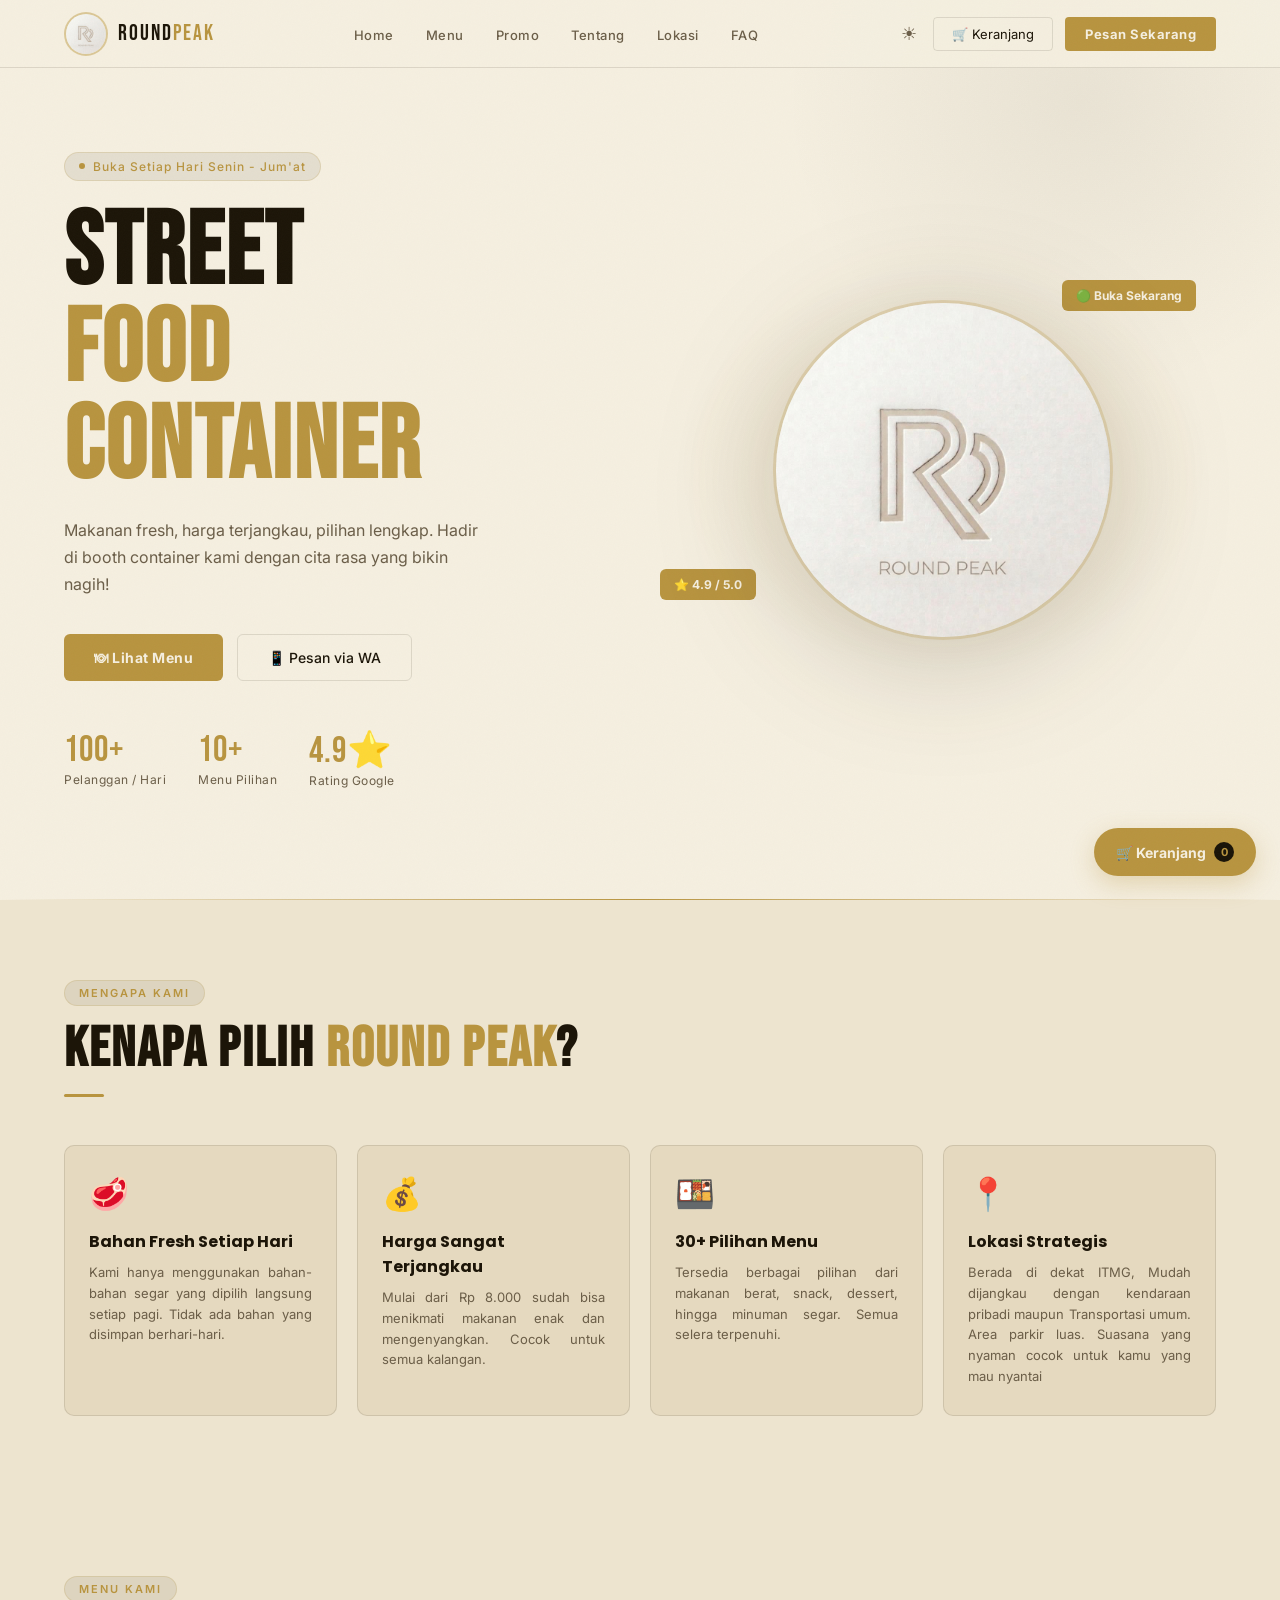
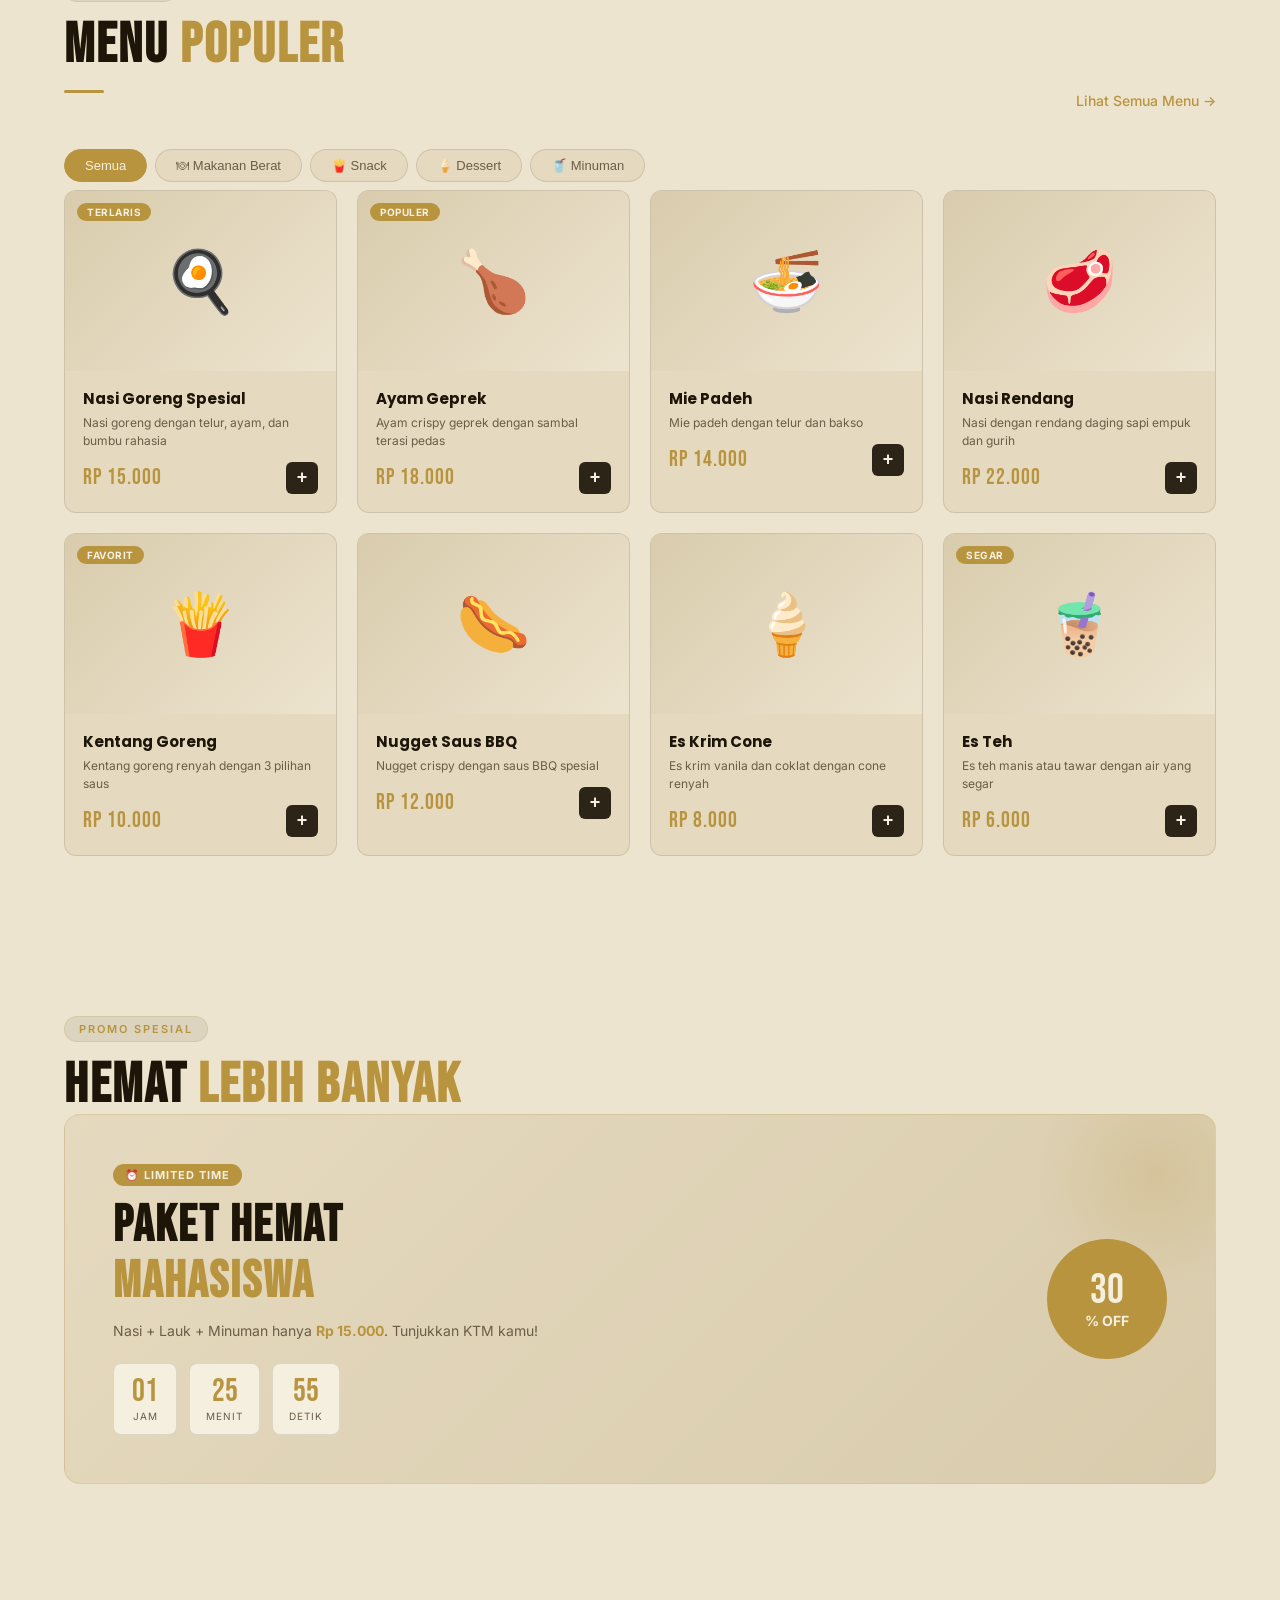
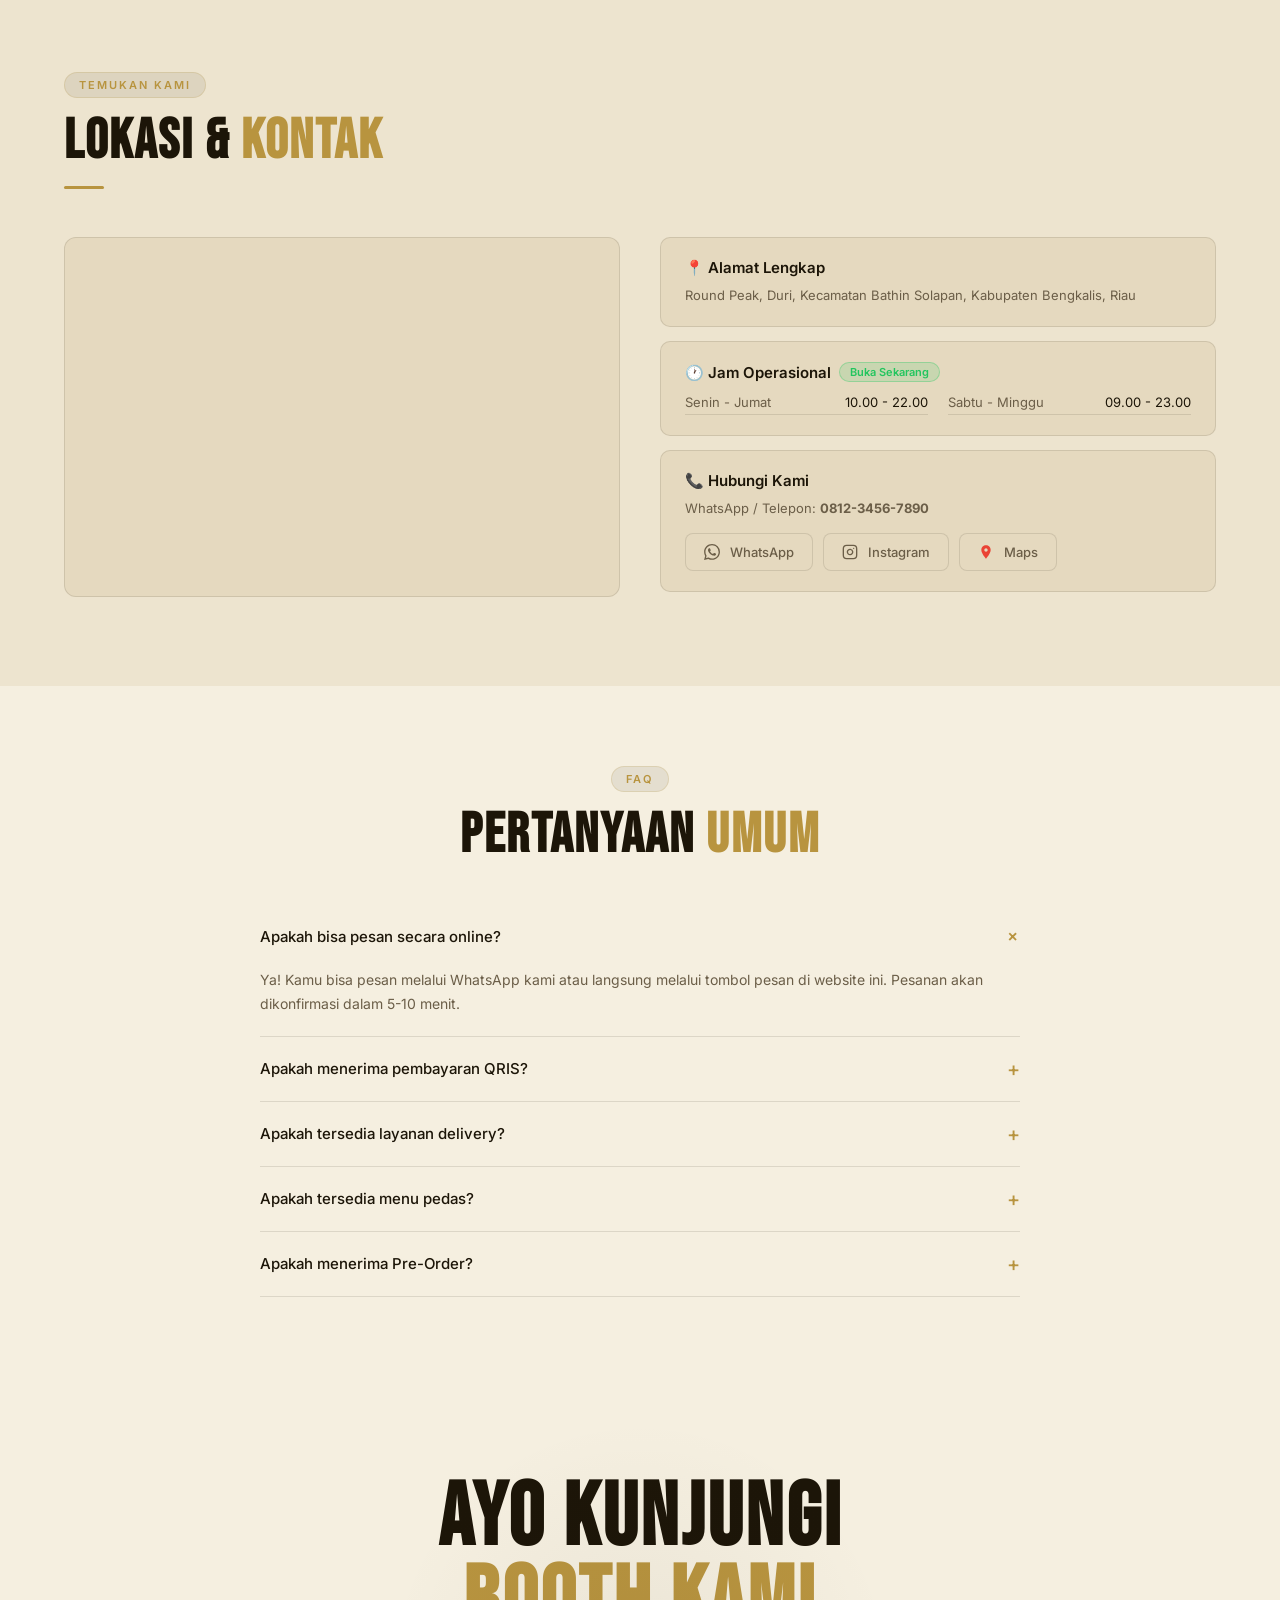
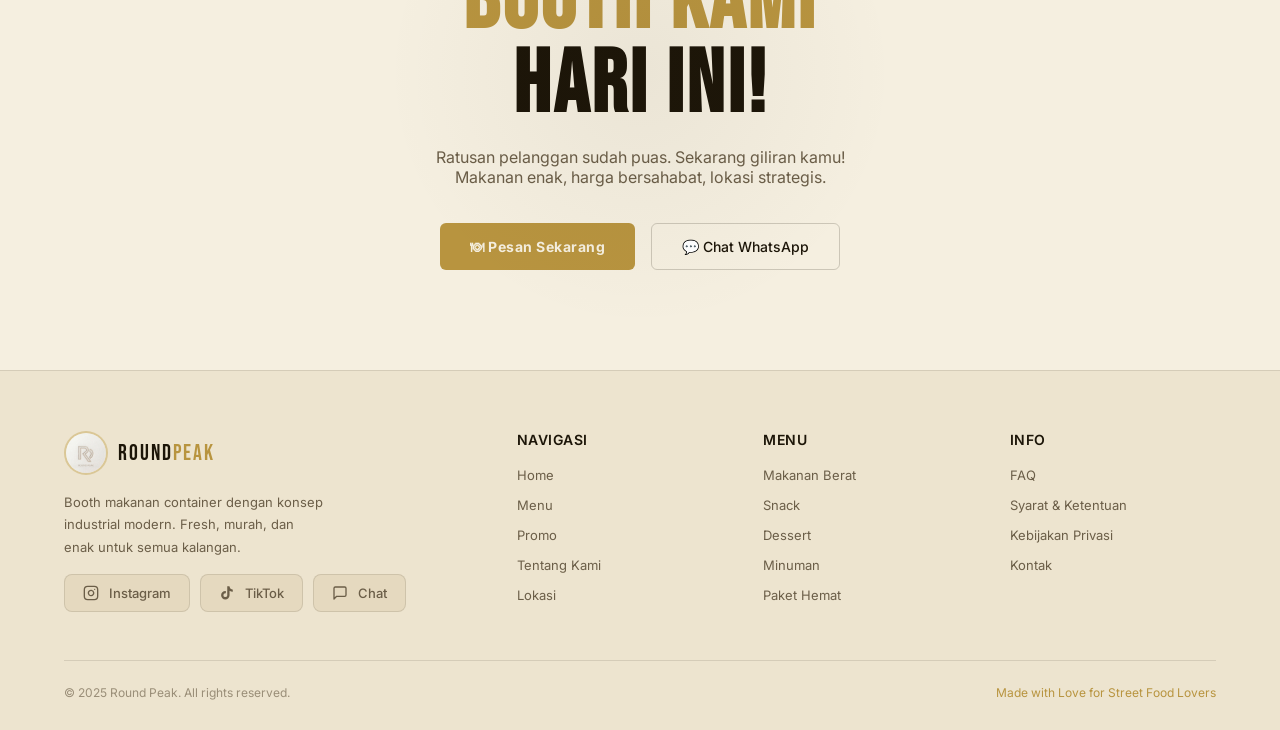
<file: index.html>
<!doctype html>
<html lang="id">
  <head>
    <meta charset="UTF-8" />
    <meta name="viewport" content="width=device-width, initial-scale=1.0" />
    <title>
      Round Peak — Street Food Container | Makanan Fresh, Harga Terjangkau
    </title>
    <meta
      name="description"
      content="Round Peak booth makanan container. Makanan fresh, harga terjangkau, banyak pilihan menu. Kunjungi kami sekarang!"
    />
    <link rel="stylesheet" href="style.css" />
    <link rel="preconnect" href="https://fonts.googleapis.com" />
    <link
      href="https://fonts.googleapis.com/css2?family=Poppins:wght@400;600;700;900&family=Inter:wght@300;400;500&family=Bebas+Neue&display=swap"
      rel="stylesheet"
    />
    <script src="backend.js" defer></script>
  </head>
  <body>
    <!-- NAVBAR -->
    <nav id="navbar">
      <div class="logo">
        <div class="logo-icon">
          <img
            src="[data-uri]"
            alt="Round Peak Logo"
            style="
              width: 100%;
              height: 100%;
              object-fit: cover;
              border-radius: 50%;
              background: #f0e8d0;
              padding: 0;
            "
          />
        </div>
        <div class="logo-text">Round<span>Peak</span></div>
      </div>
      <ul class="nav-links">
        <li><a href="#hero">Home</a></li>
        <li><a href="#menu">Menu</a></li>
        <li><a href="#promo">Promo</a></li>
        <li><a href="#tentang">Tentang</a></li>
        <li><a href="#lokasi">Lokasi</a></li>
        <li><a href="#faq">FAQ</a></li>
      </ul>
      <div class="nav-actions">
        <button class="toggle-dark" onclick="toggleDark()" title="Toggle mode">
          ☀
        </button>
        <button class="btn-ghost" onclick="openCart()">
          🛒 Keranjang <span id="nav-count" style="color: var(--accent)"></span>
        </button>
        <button
          class="btn-order"
          onclick="
            document
              .getElementById('menu')
              .scrollIntoView({ behavior: 'smooth' })
          "
        >
          Pesan Sekarang
        </button>
        <button class="hamburger" onclick="toggleMenu()">☰</button>
      </div>
    </nav>

    <!-- HERO -->
    <section class="hero" id="hero">
      <div class="hero-content">
        <div class="hero-eyebrow">Buka Setiap Hari Senin - Jum'at</div>
        <h1>
          Street<br /><span class="accent"
            >Food<span class="accent">Container</span></span
          >
        </h1>
        <p class="hero-sub">
          Makanan fresh, harga terjangkau, pilihan lengkap. Hadir di booth
          container kami dengan cita rasa yang bikin nagih!
        </p>
        <div class="hero-btns">
          <button
            class="btn-primary"
            onclick="
              document
                .getElementById('menu')
                .scrollIntoView({ behavior: 'smooth' })
            "
          >
            🍽 Lihat Menu
          </button>
          <button
            class="btn-secondary"
            onclick="window.open('https://wa.me/6281234567890', '_blank')"
          >
            📱 Pesan via WA
          </button>
        </div>
        <div class="hero-stats">
          <div class="stat">
            <div class="stat-num">100+</div>
            <div class="stat-label">Pelanggan / Hari</div>
          </div>
          <div class="stat">
            <div class="stat-num">10+</div>
            <div class="stat-label">Menu Pilihan</div>
          </div>
          <div class="stat">
            <div class="stat-num">4.9⭐</div>
            <div class="stat-label">Rating Google</div>
          </div>
        </div>
      </div>
      <div class="hero-visual">
        <div class="hero-logo-display">
          <img
            src="[data-uri]"
            alt="Round Peak Logo"
            class="hero-logo-img"
          />
        </div>
        <div class="floating-badge badge-open">🟢 Buka Sekarang</div>
        <div class="floating-badge badge-rating">⭐ 4.9 / 5.0</div>
      </div>
    </section>

    <!-- KEUNGGULAN -->
    <section class="keunggulan" id="tentang">
      <div class="reveal">
        <div class="section-tag">MENGAPA KAMI</div>
        <h2 class="section-title">Kenapa Pilih <span>Round Peak</span>?</h2>
        <div class="divider"></div>
      </div>
      <div class="keunggulan-grid reveal">
        <div class="keunggulan-card">
          <div class="keunggulan-icon">🥩</div>
          <h3>Bahan Fresh Setiap Hari</h3>
          <p>
            Kami hanya menggunakan bahan-bahan segar yang dipilih langsung
            setiap pagi. Tidak ada bahan yang disimpan berhari-hari.
          </p>
        </div>
        <div class="keunggulan-card">
          <div class="keunggulan-icon">💰</div>
          <h3>Harga Sangat Terjangkau</h3>
          <p>
            Mulai dari Rp 8.000 sudah bisa menikmati makanan enak dan
            mengenyangkan. Cocok untuk semua kalangan.
          </p>
        </div>
        <div class="keunggulan-card">
          <div class="keunggulan-icon">🍱</div>
          <h3>30+ Pilihan Menu</h3>
          <p>
            Tersedia berbagai pilihan dari makanan berat, snack, dessert, hingga
            minuman segar. Semua selera terpenuhi.
          </p>
        </div>
        <div class="keunggulan-card">
          <div class="keunggulan-icon">📍</div>
          <h3>Lokasi Strategis</h3>
          <p>
            Berada di dekat ITMG, Mudah dijangkau dengan kendaraan pribadi
            maupun Transportasi umum. Area parkir luas. Suasana yang nyaman
            cocok untuk kamu yang mau nyantai
          </p>
        </div>
      </div>
    </section>

    <!-- MENU -->
    <section class="menu-section" id="menu">
      <div class="menu-header reveal">
        <div>
          <div class="section-tag">MENU KAMI</div>
          <h2 class="section-title">Menu <span>Populer</span></h2>
          <div class="divider"></div>
        </div>
        <a
          href="#"
          style="
            color: var(--accent);
            font-size: 14px;
            text-decoration: none;
            font-weight: 500;
          "
          >Lihat Semua Menu →</a
        >
      </div>
      <div class="menu-tabs reveal">
        <button class="tab active" onclick="filterMenu('semua', this)">
          Semua
        </button>
        <button class="tab" onclick="filterMenu('berat', this)">
          🍽 Makanan Berat
        </button>
        <button class="tab" onclick="filterMenu('snack', this)">
          🍟 Snack
        </button>
        <button class="tab" onclick="filterMenu('dessert', this)">
          🍦 Dessert
        </button>
        <button class="tab" onclick="filterMenu('minuman', this)">
          🥤 Minuman
        </button>
      </div>
      <div class="menu-grid reveal" id="menu-grid"></div>
    </section>

    <!-- PROMO -->
    <section class="promo-section" id="promo">
      <div class="reveal">
        <div class="section-tag">PROMO SPESIAL</div>
        <h2 class="section-title">Hemat <span>Lebih Banyak</span></h2>
      </div>
      <div class="promo-banner reveal">
        <div>
          <span class="promo-label">⏰ LIMITED TIME</span>
          <h2>Paket Hemat<br /><span>Mahasiswa</span></h2>
          <p>
            Nasi + Lauk + Minuman hanya
            <strong style="color: var(--accent)">Rp 15.000</strong>. Tunjukkan
            KTM kamu!
          </p>
          <div class="countdown">
            <div class="count-box">
              <span class="count-num" id="cd-h">08</span
              ><span class="count-label">JAM</span>
            </div>
            <div class="count-box">
              <span class="count-num" id="cd-m">32</span
              ><span class="count-label">MENIT</span>
            </div>
            <div class="count-box">
              <span class="count-num" id="cd-s">45</span
              ><span class="count-label">DETIK</span>
            </div>
          </div>
        </div>
        <div class="promo-discount">
          <div class="disc-circle">
            <span class="disc-num">30</span>
            <span class="disc-off">% OFF</span>
          </div>
        </div>
      </div>
    </section>

    <!-- LOKASI -->
    <section class="lokasi-section" id="lokasi">
      <div class="reveal">
        <div class="section-tag">TEMUKAN KAMI</div>
        <h2 class="section-title">Lokasi & <span>Kontak</span></h2>
        <div class="divider"></div>
      </div>
      <div class="lokasi-wrap">
        <div
          class="map-placeholder reveal"
          style="
            padding: 0;
            overflow: hidden;
            border-radius: 12px;
            border: 1px solid var(--border);
          "
        >
          <iframe
            src="https://www.google.com/maps/embed?pb=!1m18!1m12!1m3!1d3988.2!2d101.1765789!3d1.2741732!2m3!1f0!2f0!3f0!3m2!1i1024!2i768!4f13.1!3m3!1m2!1s0x31d37b226de82cab%3A0x477292d76f6d93fb!2sRound%20Peak!5e0!3m2!1sid!2sid!4v1700000000000!5m2!1sid!2sid"
            width="100%"
            height="360"
            style="border: 0; display: block"
            allowfullscreen=""
            loading="lazy"
            referrerpolicy="no-referrer-when-downgrade"
          >
          </iframe>
        </div>
        <div class="reveal">
          <div class="info-card">
            <h4>📍 Alamat Lengkap</h4>
            <p>
              Round Peak, Duri, Kecamatan Bathin Solapan, Kabupaten Bengkalis,
              Riau
            </p>
          </div>
          <div class="info-card">
            <h4>
              🕐 Jam Operasional <span class="open-badge">Buka Sekarang</span>
            </h4>
            <div class="jam-grid">
              <div class="jam-item">
                <span>Senin - Jumat</span><span>10.00 - 22.00</span>
              </div>
              <div class="jam-item">
                <span>Sabtu - Minggu</span><span>09.00 - 23.00</span>
              </div>
            </div>
          </div>
          <div class="info-card">
            <h4>📞 Hubungi Kami</h4>
            <p style="margin-bottom: 10px">
              WhatsApp / Telepon: <strong>0812-3456-7890</strong>
            </p>
            <div class="social-row">
              <a
                class="social-btn"
                href="https://wa.me/6281234567890"
                target="_blank"
                ><svg
                  xmlns="http://www.w3.org/2000/svg"
                  width="16"
                  height="16"
                  viewBox="0 0 24 24"
                  fill="currentColor"
                  style="margin-right: 4px"
                >
                  <path
                    d="M17.472 14.382c-.297-.149-1.758-.867-2.03-.967-.273-.099-.471-.148-.67.15-.197.297-.767.966-.94 1.164-.173.199-.347.223-.644.075-.297-.15-1.255-.463-2.39-1.475-.883-.788-1.48-1.761-1.653-2.059-.173-.297-.018-.458.13-.606.134-.133.298-.347.446-.52.149-.174.198-.298.298-.497.099-.198.05-.371-.025-.52-.075-.149-.669-1.612-.916-2.207-.242-.579-.487-.5-.669-.51-.173-.008-.371-.01-.57-.01-.198 0-.52.074-.792.372-.272.297-1.04 1.016-1.04 2.479 0 1.462 1.065 2.875 1.213 3.074.149.198 2.096 3.2 5.077 4.487.709.306 1.262.489 1.694.625.712.227 1.36.195 1.871.118.571-.085 1.758-.719 2.006-1.413.248-.694.248-1.289.173-1.413-.074-.124-.272-.198-.57-.347m-5.421 7.403h-.004a9.87 9.87 0 0 1-5.031-1.378l-.361-.214-3.741.982.998-3.648-.235-.374a9.86 9.86 0 0 1-1.51-5.26c.001-5.45 4.436-9.884 9.888-9.884 2.64 0 5.122 1.03 6.988 2.898a9.825 9.825 0 0 1 2.893 6.994c-.003 5.45-4.437 9.884-9.885 9.884m8.413-18.297A11.815 11.815 0 0 0 12.05 0C5.495 0 .16 5.335.157 11.892c0 2.096.547 4.142 1.588 5.945L.057 24l6.305-1.654a11.882 11.882 0 0 0 5.683 1.448h.005c6.554 0 11.89-5.335 11.893-11.893a11.821 11.821 0 0 0-3.48-8.413Z"
                  />
                </svg>
                WhatsApp</a
              >
              <a
                class="social-btn"
                href="https://www.instagram.com/rpeak_?igsh=MXV2ZXh4NDZ6bmdycA=="
                target="_blank"
                ><svg
                  xmlns="http://www.w3.org/2000/svg"
                  width="16"
                  height="16"
                  viewBox="0 0 24 24"
                  fill="none"
                  stroke="currentColor"
                  stroke-width="2"
                  stroke-linecap="round"
                  stroke-linejoin="round"
                  style="margin-right: 4px"
                >
                  <rect x="2" y="2" width="20" height="20" rx="5" ry="5" />
                  <path d="M16 11.37A4 4 0 1 1 12.63 8 4 4 0 0 1 16 11.37z" />
                  <line x1="17.5" y1="6.5" x2="17.51" y2="6.5" />
                </svg>
                Instagram</a
              >
              <a
                class="social-btn"
                href="https://maps.app.goo.gl/rHAc5KYBmUtKmPzJ8"
                target="_blank"
                ><svg
                  xmlns="http://www.w3.org/2000/svg"
                  width="16"
                  height="16"
                  viewBox="0 0 24 24"
                  style="margin-right: 4px; flex-shrink: 0"
                >
                  <path
                    d="M12 2C8.13 2 5 5.13 5 9c0 5.25 7 13 7 13s7-7.75 7-13c0-3.87-3.13-7-7-7zm0 9.5c-1.38 0-2.5-1.12-2.5-2.5s1.12-2.5 2.5-2.5 2.5 1.12 2.5 2.5-1.12 2.5-2.5 2.5z"
                    fill="#EA4335"
                  />
                </svg>
                Maps</a
              >
            </div>
          </div>
        </div>
      </div>
    </section>

    <!-- FAQ -->
    <section id="faq">
      <div class="reveal" style="text-align: center; margin-bottom: 0">
        <div class="section-tag">FAQ</div>
        <h2 class="section-title">Pertanyaan <span>Umum</span></h2>
      </div>
      <div class="faq-grid reveal">
        <div class="faq-item open">
          <div class="faq-q" onclick="toggleFaq(this)">
            Apakah bisa pesan secara online? <span class="faq-icon">+</span>
          </div>
          <div class="faq-a">
            Ya! Kamu bisa pesan melalui WhatsApp kami atau langsung melalui
            tombol pesan di website ini. Pesanan akan dikonfirmasi dalam 5-10
            menit.
          </div>
        </div>
        <div class="faq-item">
          <div class="faq-q" onclick="toggleFaq(this)">
            Apakah menerima pembayaran QRIS? <span class="faq-icon">+</span>
          </div>
          <div class="faq-a">
            Tentu! Kami menerima pembayaran QRIS, transfer bank, dan tunai. Kami
            juga menerima GoPay, OVO, dan Dana.
          </div>
        </div>
        <div class="faq-item">
          <div class="faq-q" onclick="toggleFaq(this)">
            Apakah tersedia layanan delivery? <span class="faq-icon">+</span>
          </div>
          <div class="faq-a">
            Kami melayani delivery melalui GoFood dan GrabFood. Atau kamu juga
            bisa pesan lewat WhatsApp untuk area terdekat dengan radius 3km.
          </div>
        </div>
        <div class="faq-item">
          <div class="faq-q" onclick="toggleFaq(this)">
            Apakah tersedia menu pedas? <span class="faq-icon">+</span>
          </div>
          <div class="faq-a">
            Ada! Kami menyediakan level pedas 1-5. Bisa request sesuai selera
            saat memesan. Default menu kami adalah level pedas sedang (level 2).
          </div>
        </div>
        <div class="faq-item">
          <div class="faq-q" onclick="toggleFaq(this)">
            Apakah menerima Pre-Order? <span class="faq-icon">+</span>
          </div>
          <div class="faq-a">
            Untuk Pre-Order, silakan hubungi kami via WhatsApp minimal 1 hari
            sebelumnya agar kami bisa menyiapkan dengan baik.
          </div>
        </div>
      </div>
    </section>

    <!-- CTA -->
    <section class="cta-section">
      <div class="reveal">
        <h2>Ayo Kunjungi<br /><span>Booth Kami</span><br />Hari Ini!</h2>
        <p>
          Ratusan pelanggan sudah puas. Sekarang giliran kamu!<br />Makanan
          enak, harga bersahabat, lokasi strategis.
        </p>
        <div
          style="
            display: flex;
            gap: 16px;
            justify-content: center;
            flex-wrap: wrap;
          "
        >
          <button
            class="btn-primary"
            onclick="
              document
                .getElementById('menu')
                .scrollIntoView({ behavior: 'smooth' })
            "
          >
            🍽 Pesan Sekarang
          </button>
          <a
            class="btn-secondary"
            href="https://wa.me/6281234567890"
            target="_blank"
            style="
              display: inline-flex;
              align-items: center;
              padding: 14px 30px;
              border-radius: 6px;
              text-decoration: none;
              border: 1.5px solid rgba(44, 36, 22, 0.2);
              color: var(--white);
              transition: 0.3s;
              font-size: 14px;
              font-weight: 500;
            "
            >💬 Chat WhatsApp</a
          >
        </div>
      </div>
    </section>

    <!-- FOOTER -->
    <footer>
      <div class="footer-grid">
        <div class="footer-brand">
          <div class="logo">
            <div class="logo-icon">
              <img
                src="[data-uri]"
                alt="Round Peak Logo"
                style="
                  width: 100%;
                  height: 100%;
                  object-fit: cover;
                  border-radius: 50%;
                  background: #f0e8d0;
                  padding: 0;
                "
              />
            </div>
            <div class="logo-text">Round<span>Peak</span></div>
          </div>
          <p style="margin-top: 12px">
            Booth makanan container dengan konsep industrial modern. Fresh,
            murah, dan enak untuk semua kalangan.
          </p>
          <div class="social-row" style="margin-top: 16px">
            <a
              class="social-btn"
              href="https://www.instagram.com/rpeak_?igsh=MXV2ZXh4NDZ6bmdycA=="
              target="_blank"
              ><svg
                xmlns="http://www.w3.org/2000/svg"
                width="16"
                height="16"
                viewBox="0 0 24 24"
                fill="none"
                stroke="currentColor"
                stroke-width="2"
                stroke-linecap="round"
                stroke-linejoin="round"
                style="margin-right: 4px"
              >
                <rect x="2" y="2" width="20" height="20" rx="5" ry="5" />
                <path d="M16 11.37A4 4 0 1 1 12.63 8 4 4 0 0 1 16 11.37z" />
                <line x1="17.5" y1="6.5" x2="17.51" y2="6.5" />
              </svg>
              Instagram</a
            >
            <a class="social-btn" href="#"
              ><svg
                xmlns="http://www.w3.org/2000/svg"
                width="16"
                height="16"
                viewBox="0 0 24 24"
                fill="currentColor"
                style="margin-right: 4px"
              >
                <path
                  d="M19.59 6.69a4.83 4.83 0 0 1-3.77-4.25V2h-3.45v13.67a2.89 2.89 0 0 1-2.88 2.5 2.89 2.89 0 0 1-2.89-2.89 2.89 2.89 0 0 1 2.89-2.89c.28 0 .54.04.79.1V9.01a6.27 6.27 0 0 0-.79-.05 6.34 6.34 0 0 0-6.34 6.34 6.34 6.34 0 0 0 6.34 6.34 6.34 6.34 0 0 0 6.33-6.34V8.69a8.27 8.27 0 0 0 4.83 1.55V6.79a4.85 4.85 0 0 1-1.06-.1z"
                />
              </svg>
              TikTok</a
            >
            <a class="social-btn" href="#"
              ><svg
                xmlns="http://www.w3.org/2000/svg"
                width="16"
                height="16"
                viewBox="0 0 24 24"
                fill="none"
                stroke="currentColor"
                stroke-width="2"
                stroke-linecap="round"
                stroke-linejoin="round"
                style="margin-right: 4px"
              >
                <path
                  d="M21 15a2 2 0 0 1-2 2H7l-4 4V5a2 2 0 0 1 2-2h14a2 2 0 0 1 2 2z"
                />
              </svg>
              Chat</a
            >
          </div>
        </div>
        <div class="footer-col">
          <h4>NAVIGASI</h4>
          <ul>
            <li><a href="#hero">Home</a></li>
            <li><a href="#menu">Menu</a></li>
            <li><a href="#promo">Promo</a></li>
            <li><a href="#tentang">Tentang Kami</a></li>
            <li><a href="#lokasi">Lokasi</a></li>
          </ul>
        </div>
        <div class="footer-col">
          <h4>MENU</h4>
          <ul>
            <li><a href="#">Makanan Berat</a></li>
            <li><a href="#">Snack</a></li>
            <li><a href="#">Dessert</a></li>
            <li><a href="#">Minuman</a></li>
            <li><a href="#">Paket Hemat</a></li>
          </ul>
        </div>
        <div class="footer-col">
          <h4>INFO</h4>
          <ul>
            <li><a href="#faq">FAQ</a></li>
            <li><a href="#">Syarat & Ketentuan</a></li>
            <li><a href="#">Kebijakan Privasi</a></li>
            <li><a href="#lokasi">Kontak</a></li>
          </ul>
        </div>
      </div>
      <div class="footer-bottom">
        <span>© 2025 Round Peak. All rights reserved.</span>
        <span style="color: var(--accent)"
          >Made with Love for Street Food Lovers</span
        >
      </div>
    </footer>

    <!-- STICKY BUTTON -->
    <button class="sticky-order" onclick="openCart()">
      🛒 Keranjang <span class="cart-count" id="sticky-count">0</span>
    </button>

    <!-- CART DRAWER -->
    <div class="cart-overlay" id="cart-overlay" onclick="closeCart()"></div>
    <div class="cart-drawer" id="cart-drawer">
      <div class="cart-header">
        <h3>🛒 Keranjang</h3>
        <button class="close-cart" onclick="closeCart()">✕</button>
      </div>
      <div id="cart-items">
        <div class="cart-empty">
          <div class="cart-empty-icon">🛒</div>
          <p>Keranjang masih kosong</p>
          <p style="font-size: 12px; margin-top: 4px">
            Tambahkan menu favorit kamu!
          </p>
        </div>
      </div>
      <div style="margin-top: auto">
        <div class="cart-total">
          <span class="total-label">Total Pembayaran</span>
          <span class="total-price" id="cart-total">Rp 0</span>
        </div>
        <button
          class="btn-checkout"
          onclick="checkout()"
          style="margin-top: 14px"
        >
          Checkout via WhatsApp →
        </button>
      </div>
    </div>
  </body>
</html>
</file>
<file: style.css>
:root {
  --black: #f5efe0;
  --dark: #ede4cf;
  --dark2: #e5d9bf;
  --dark3: #d9ccad;
  --orange: #2c2416;
  --orange2: #4a3d28;
  --orange-dim: rgba(44,36,22,0.08);
  --white: #1c1508;
  --gray: #6b5e48;
  --gray2: #9a8e78;
  --border: rgba(44,36,22,0.12);
  --accent: #b8943f;
  --accent2: #d4aa5a;
  --accent-dim: rgba(184,148,63,0.12);
}
*{margin:0;padding:0;box-sizing:border-box}
html{scroll-behavior:smooth}
body{background:var(--black);color:var(--white);font-family:'Inter',sans-serif;overflow-x:hidden}
body.light{--black:#0f0e0c;--dark:#1a1814;--dark2:#252219;--dark3:#2e2a20;--white:#f2ead8;--border:rgba(201,169,110,0.1);--gray:#9a9080;--gray2:#6a6055}

/* SCROLLBAR */
::-webkit-scrollbar{width:4px}
::-webkit-scrollbar-track{background:var(--dark)}
::-webkit-scrollbar-thumb{background:var(--orange);border-radius:2px;opacity:.7}

/* NOISE TEXTURE */
body::before{content:'';position:fixed;inset:0;opacity:.025;pointer-events:none;z-index:9999;
  background-image:url("data:image/svg+xml,%3Csvg viewBox='0 0 256 256' xmlns='http://www.w3.org/2000/svg'%3E%3Cfilter id='n'%3E%3CfeTurbulence type='fractalNoise' baseFrequency='0.9' numOctaves='4' stitchTiles='stitch'/%3E%3C/filter%3E%3Crect width='100%25' height='100%25' filter='url(%23n)'/%3E%3C/svg%3E");
  background-size:256px}

/* ======== NAVBAR ======== */
nav{position:fixed;top:0;left:0;right:0;z-index:100;padding:0 5%;height:68px;display:flex;align-items:center;justify-content:space-between;border-bottom:1px solid var(--border);backdrop-filter:blur(20px);background:rgba(245,239,224,0.92);transition:.3s}
.logo{display:flex;align-items:center;gap:10px}
.logo-icon{width:44px;height:44px;background:#f0e8d0;border-radius:50%;display:flex;align-items:center;justify-content:center;flex-shrink:0;overflow:hidden;border:2px solid rgba(184,148,63,0.4)}
.logo-text{font-family:'Bebas Neue';font-size:22px;letter-spacing:2px;color:var(--white)}
.logo-text span{color:var(--accent)}
.nav-links{display:flex;gap:32px;list-style:none}
.nav-links a{color:var(--gray);font-size:13px;text-decoration:none;letter-spacing:.5px;transition:.2s;font-weight:500}
.nav-links a:hover{color:var(--accent)}
.nav-actions{display:flex;gap:12px;align-items:center}
.btn-ghost{background:none;border:1px solid var(--border);color:var(--white);padding:8px 18px;border-radius:4px;font-size:13px;cursor:pointer;transition:.2s;font-family:'Inter'}
.btn-ghost:hover{border-color:var(--accent);color:var(--accent)}
.btn-order{background:var(--accent);color:#f5efe0;padding:9px 20px;border-radius:4px;font-size:13px;font-weight:700;cursor:pointer;border:none;letter-spacing:.5px;transition:.2s;font-family:'Inter'}
.btn-order:hover{background:var(--accent2);transform:translateY(-1px)}
.toggle-dark{background:none;border:none;color:var(--gray);cursor:pointer;font-size:18px;padding:4px}
.hamburger{display:none;background:none;border:none;color:var(--white);cursor:pointer;font-size:22px}

/* ======== HERO ======== */
.hero{min-height:100vh;padding:100px 5% 60px;display:grid;grid-template-columns:1fr 1fr;gap:60px;align-items:center;position:relative;overflow:hidden}
.hero::before{content:'';position:absolute;top:-200px;right:-100px;width:600px;height:600px;background:radial-gradient(circle,rgba(44,36,22,.06) 0%,transparent 70%);pointer-events:none}
.hero::after{content:'';position:absolute;bottom:0;left:0;right:0;height:1px;background:linear-gradient(90deg,transparent,var(--accent),transparent)}
.hero-eyebrow{display:inline-flex;align-items:center;gap:8px;background:var(--orange-dim);border:1px solid rgba(184,148,63,.2);padding:6px 14px;border-radius:100px;font-size:12px;color:var(--accent);letter-spacing:1px;font-weight:500;margin-bottom:24px;animation:fadeUp .8s .1s both}
.hero-eyebrow::before{content:'';width:6px;height:6px;background:var(--accent);border-radius:50%;animation:pulse 1.5s infinite}
@keyframes pulse{0%,100%{opacity:1;transform:scale(1)}50%{opacity:.5;transform:scale(1.3)}}
.hero h1{font-family:'Bebas Neue';font-size:clamp(64px,8vw,110px);line-height:.95;letter-spacing:2px;animation:fadeUp .8s .2s both}
.hero h1 .accent{color:var(--accent);display:block}
.hero-sub{font-size:16px;color:var(--gray);line-height:1.7;margin:20px 0 36px;max-width:420px;animation:fadeUp .8s .3s both}
.hero-btns{display:flex;gap:14px;animation:fadeUp .8s .4s both}
.btn-primary{background:var(--accent);color:#f5efe0;padding:14px 30px;border-radius:6px;font-weight:700;font-size:14px;cursor:pointer;border:none;letter-spacing:.5px;transition:.3s;font-family:'Inter';display:flex;align-items:center;gap:8px}
.btn-primary:hover{background:var(--accent2);transform:translateY(-2px);box-shadow:0 12px 30px rgba(184,148,63,.2)}
.btn-secondary{background:none;border:1.5px solid var(--border);color:var(--white);padding:14px 30px;border-radius:6px;font-size:14px;cursor:pointer;transition:.3s;font-family:'Inter';font-weight:500}
.btn-secondary:hover{border-color:var(--accent);color:var(--accent)}
.hero-stats{display:flex;gap:32px;margin-top:48px;animation:fadeUp .8s .5s both}
.stat{text-align:left}
.stat-num{font-family:'Bebas Neue';font-size:36px;color:var(--accent);letter-spacing:1px}
.stat-label{font-size:12px;color:var(--gray);letter-spacing:.5px}
.hero-visual{position:relative;animation:fadeRight .9s .3s both}
.hero-container-box{background:var(--dark2);border:1px solid var(--border);border-radius:12px;overflow:hidden;aspect-ratio:4/3;display:flex;flex-direction:column;position:relative}
.container-img-placeholder{flex:1;background:linear-gradient(135deg,var(--dark3) 0%,var(--dark2) 100%);display:flex;align-items:center;justify-content:center;font-size:80px;position:relative;overflow:hidden}
.container-img-placeholder::before{content:'';position:absolute;inset:0;background:linear-gradient(180deg,transparent 40%,rgba(0,0,0,.8))}
.container-label{position:absolute;bottom:0;left:0;right:0;padding:20px;background:linear-gradient(transparent,rgba(0,0,0,.9))}
.container-label h3{font-family:'Bebas Neue';font-size:28px;letter-spacing:2px}
.container-label p{font-size:12px;color:var(--gray);margin-top:2px}
.floating-badge{position:absolute;background:var(--accent);color:#f5efe0;padding:8px 14px;border-radius:6px;font-size:12px;font-weight:700;animation:float 3s ease-in-out infinite}
.badge-open{top:20px;right:20px;animation-delay:0s}
.badge-rating{bottom:80px;left:-10px;animation-delay:1.5s}
@keyframes float{0%,100%{transform:translateY(0)}50%{transform:translateY(-8px)}}
@keyframes fadeUp{from{opacity:0;transform:translateY(30px)}to{opacity:1;transform:translateY(0)}}
@keyframes fadeRight{from{opacity:0;transform:translateX(40px)}to{opacity:1;transform:translateX(0)}}


/* HERO LOGO DISPLAY */
.hero-logo-display{display:flex;align-items:center;justify-content:center;position:relative;padding:40px}
.hero-logo-display::before{content:'';position:absolute;inset:0;background:radial-gradient(ellipse at center, rgba(184,148,63,.15) 0%, transparent 70%);border-radius:24px}
.hero-logo-img{width:340px;height:340px;object-fit:cover;border-radius:50%;filter:drop-shadow(0 20px 60px rgba(44,36,22,.2));animation:float 4s ease-in-out infinite;position:relative;z-index:1;border:3px solid rgba(184,148,63,0.25)}

/* ======== SECTION COMMON ======== */
section{padding:80px 5%}
.section-tag{display:inline-block;background:var(--orange-dim);color:var(--accent);font-size:11px;letter-spacing:2px;padding:5px 14px;border-radius:100px;border:1px solid rgba(184,148,63,.2);margin-bottom:16px;font-weight:600}
.section-title{font-family:'Bebas Neue';font-size:clamp(36px,5vw,56px);letter-spacing:2px;line-height:1}
.section-title span{color:var(--accent)}
.section-sub{color:var(--gray);font-size:15px;line-height:1.7;margin-top:12px;max-width:500px}
.divider{width:40px;height:3px;background:var(--accent);margin:16px 0;border-radius:2px}

/* ======== KEUNGGULAN ======== */
.keunggulan{background:var(--dark)}
.keunggulan-grid{display:grid;grid-template-columns:repeat(4,1fr);gap:20px;margin-top:48px}
.keunggulan-card{background:var(--dark2);border:1px solid var(--border);border-radius:10px;padding:28px 24px;transition:.3s;cursor:default;position:relative;overflow:hidden}
.keunggulan-card::before{content:'';position:absolute;inset:0;background:linear-gradient(135deg,var(--orange-dim),transparent);opacity:0;transition:.3s}
.keunggulan-card:hover{border-color:rgba(184,148,63,.2);transform:translateY(-4px)}
.keunggulan-card:hover::before{opacity:1}
.keunggulan-icon{font-size:32px;margin-bottom:16px}
.keunggulan-card h3{font-family:'Poppins';font-weight:700;font-size:16px;margin-bottom:8px}
.keunggulan-card p{font-size:13px;color:var(--gray);line-height:1.6;text-align:justify}

/* ======== MENU ======== */
.menu-section{background:var(--dark)}
.menu-header{display:flex;justify-content:space-between;align-items:flex-end;margin-bottom:40px;flex-wrap:wrap;gap:16px}
.menu-tabs{display:flex;gap:8px;flex-wrap:wrap;margin-top:24px}
.tab{background:var(--dark2);border:1px solid var(--border);color:var(--gray);padding:8px 20px;border-radius:100px;font-size:13px;cursor:pointer;transition:.2s;font-weight:500}
.tab.active,.tab:hover{background:var(--accent);color:#f5efe0;border-color:var(--accent)}
.menu-grid{display:grid;grid-template-columns:repeat(auto-fill,minmax(260px,1fr));gap:20px;margin-top:8px}
.menu-card{background:var(--dark2);border:1px solid var(--border);border-radius:12px;overflow:hidden;transition:.3s;cursor:pointer}
.menu-card:hover{border-color:rgba(184,148,63,.2);transform:translateY(-4px);box-shadow:0 20px 40px rgba(0, 0, 0, 0.4)}
.menu-img{height:180px;background:linear-gradient(135deg,var(--dark3),var(--dark));display:flex;align-items:center;justify-content:center;font-size:60px;position:relative;overflow:hidden}
.menu-badge{position:absolute;top:12px;left:12px;background:var(--accent);color:#f5efe0;font-size:10px;font-weight:700;padding:3px 10px;border-radius:100px;letter-spacing:.5px}
.menu-body{padding:16px 18px 18px}
.menu-name{font-family:'Poppins';font-weight:700;font-size:15px;margin-bottom:4px}
.menu-desc{font-size:12px;color:var(--gray);line-height:1.5;margin-bottom:12px}
.menu-footer{display:flex;justify-content:space-between;align-items:center}
.menu-price{font-family:'Bebas Neue';font-size:22px;color:var(--accent);letter-spacing:1px}
.btn-add{background:var(--orange);border:none;color:#f5efe0;width:32px;height:32px;border-radius:6px;font-size:18px;cursor:pointer;transition:.2s;display:flex;align-items:center;justify-content:center;font-weight:700}
.btn-add:hover{background:var(--accent2);transform:scale(1.1)}

/* ======== PROMO ======== */
.promo-section{background:var(--dark)}
.promo-banner{background:linear-gradient(135deg,var(--dark2) 0%,var(--dark3) 100%);border:1px solid rgba(184,148,63,.2);border-radius:16px;padding:48px;display:grid;grid-template-columns:1fr auto;gap:40px;align-items:center;position:relative;overflow:hidden;margin-bottom:28px}
.promo-banner::before{content:'';position:absolute;right:-60px;top:-60px;width:240px;height:240px;background:radial-gradient(circle,rgba(184,148,63,.2),transparent 70%)}
.promo-label{display:inline-block;background:var(--accent);color:#f5efe0;font-size:11px;font-weight:700;padding:4px 12px;border-radius:100px;letter-spacing:1px;margin-bottom:12px}
.promo-banner h2{font-family:'Bebas Neue';font-size:clamp(36px,4vw,52px);letter-spacing:2px;line-height:1.1;margin-bottom:12px}
.promo-banner h2 span{color:var(--accent)}
.promo-banner p{color:var(--gray);font-size:14px;margin-bottom:24px}
.countdown{display:flex;gap:12px}
.count-box{background:var(--black);border:1px solid var(--border);border-radius:8px;padding:12px 16px;text-align:center;min-width:64px}
.count-num{font-family:'Bebas Neue';font-size:32px;color:var(--accent);line-height:1;display:block}
.count-label{font-size:10px;color:var(--gray);letter-spacing:1px;margin-top:2px;display:block}
.promo-discount{text-align:center}
.disc-circle{width:120px;height:120px;background:var(--accent);border-radius:50%;display:flex;flex-direction:column;align-items:center;justify-content:center;position:relative}
.disc-num{font-family:'Bebas Neue';font-size:42px;color:#f5efe0;line-height:1}
.disc-off{font-size:14px;font-weight:700;color:#f5efe0}

/* ======== TESTIMONI ======== */
.testi-grid{display:grid;grid-template-columns:repeat(3,1fr);gap:20px;margin-top:40px}
.testi-card{background:var(--dark2);border:1px solid var(--border);border-radius:12px;padding:24px;transition:.3s}
.testi-card:hover{border-color:rgba(184,148,63,.2)}
.stars{color:var(--accent);font-size:16px;margin-bottom:12px;letter-spacing:2px}
.testi-text{font-size:14px;color:var(--gray);line-height:1.7;font-style:italic;margin-bottom:20px}
.testi-author{display:flex;align-items:center;gap:12px}
.testi-avatar{width:42px;height:42px;background:var(--accent-dim);border:1.5px solid var(--accent);border-radius:50%;display:flex;align-items:center;justify-content:center;font-size:18px;flex-shrink:0}
.testi-name{font-weight:600;font-size:14px}
.testi-role{font-size:12px;color:var(--gray)}

/* ======== LOKASI ======== */
.lokasi-section{background:var(--dark)}
.lokasi-wrap{display:grid;grid-template-columns:1fr 1fr;gap:40px;align-items:start;margin-top:48px}
.map-placeholder{background:var(--dark2);border:1px solid var(--border);border-radius:12px;height:360px;display:flex;align-items:center;justify-content:center;flex-direction:column;gap:12px;font-size:40px;overflow:hidden;position:relative}
.map-placeholder p{font-size:13px;color:var(--gray)}
.map-grid{width:100%;height:100%;background:var(--dark3);position:relative;overflow:hidden}
.map-grid::before{content:'';position:absolute;inset:0;background-image:linear-gradient(var(--border) 1px,transparent 1px),linear-gradient(90deg,var(--border) 1px,transparent 1px);background-size:40px 40px}
.map-pin{position:absolute;top:50%;left:50%;transform:translate(-50%,-100%);font-size:36px;animation:float 2s ease-in-out infinite;filter:drop-shadow(0 4px 8px rgba(184,148,63,.3))}
.map-pulse{position:absolute;top:50%;left:50%;transform:translate(-50%,-50%);width:60px;height:60px;background:rgba(184,148,63,.2);border-radius:50%;animation:ripple 2s ease-out infinite}
@keyframes ripple{0%{transform:translate(-50%,-50%) scale(0);opacity:1}100%{transform:translate(-50%,-50%) scale(3);opacity:0}}
.info-card{background:var(--dark2);border:1px solid var(--border);border-radius:10px;padding:20px 24px;margin-bottom:14px}
.info-card h4{font-weight:600;font-size:15px;margin-bottom:8px;display:flex;align-items:center;gap:8px}
.info-card p{font-size:13px;color:var(--gray);line-height:1.6}
.jam-grid{display:grid;grid-template-columns:1fr 1fr;gap:4px 20px;margin-top:8px}
.jam-item{display:flex;justify-content:space-between;font-size:13px;color:var(--gray);padding:4px 0;border-bottom:1px solid var(--border)}
.jam-item span:last-child{color:var(--white)}
.open-badge{background:rgba(34,197,94,.15);color:#22c55e;font-size:11px;padding:2px 10px;border-radius:100px;font-weight:600;border:1px solid rgba(34,197,94,.3)}
.social-row{display:flex;gap:10px;margin-top:14px}
.social-btn{background:var(--dark2);border:1px solid var(--border);color:var(--gray);padding:10px 18px;border-radius:8px;font-size:13px;cursor:pointer;transition:.2s;display:flex;align-items:center;gap:6px;font-weight:500;text-decoration:none}
.social-btn:hover{border-color:var(--accent);color:var(--accent)}

/* ======== FAQ ======== */
.faq-grid{max-width:760px;margin:40px auto 0}
.faq-item{border-bottom:1px solid var(--border)}
.faq-q{display:flex;justify-content:space-between;align-items:center;padding:20px 0;cursor:pointer;font-weight:500;font-size:15px;transition:.2s;gap:16px}
.faq-q:hover{color:var(--accent)}
.faq-icon{color:var(--accent);font-size:20px;transition:.3s;flex-shrink:0}
.faq-a{font-size:14px;color:var(--gray);line-height:1.7;padding-bottom:20px;display:none}
.faq-item.open .faq-a{display:block}
.faq-item.open .faq-icon{transform:rotate(45deg)}

/* ======== CTA ======== */
.cta-section{text-align:center;padding:100px 5%;position:relative;overflow:hidden}
.cta-section::before{content:'';position:absolute;top:50%;left:50%;transform:translate(-50%,-50%);width:600px;height:600px;background:radial-gradient(circle,rgba(44,36,22,.05),transparent 60%);pointer-events:none}
.cta-section h2{font-family:'Bebas Neue';font-size:clamp(48px,7vw,88px);letter-spacing:3px;line-height:.95;margin-bottom:20px}
.cta-section h2 span{color:var(--accent)}
.cta-section p{color:var(--gray);font-size:16px;margin-bottom:36px}

/* ======== FOOTER ======== */
footer{background:var(--dark);border-top:1px solid var(--border);padding:60px 5% 30px}
.footer-grid{display:grid;grid-template-columns:2fr 1fr 1fr 1fr;gap:40px;margin-bottom:48px}
.footer-brand .logo{margin-bottom:16px}
.footer-brand p{font-size:13px;color:var(--gray);line-height:1.7;max-width:260px}
.footer-col h4{font-weight:600;font-size:14px;margin-bottom:16px;letter-spacing:.5px}
.footer-col ul{list-style:none;display:flex;flex-direction:column;gap:10px}
.footer-col a{color:var(--gray);font-size:13px;text-decoration:none;transition:.2s}
.footer-col a:hover{color:var(--accent)}
.footer-bottom{display:flex;justify-content:space-between;align-items:center;padding-top:24px;border-top:1px solid var(--border);font-size:12px;color:var(--gray2);flex-wrap:gap}

/* ======== STICKY ORDER ======== */
.sticky-order{position:fixed;bottom:24px;right:24px;z-index:99;background:var(--accent);color:#f5efe0;border:none;padding:14px 22px;border-radius:100px;font-weight:700;font-size:14px;cursor:pointer;box-shadow:0 8px 24px rgba(184,148,63,.3);transition:.3s;display:flex;align-items:center;gap:8px;font-family:'Inter'}
.sticky-order:hover{background:var(--accent2);transform:translateY(-3px);box-shadow:0 12px 32px rgba(184,148,63,.3)}
.cart-count{background:#1a1408;color:var(--accent);width:20px;height:20px;border-radius:50%;font-size:11px;display:flex;align-items:center;justify-content:center;font-weight:700}

/* ======== CART DRAWER ======== */
.cart-overlay{position:fixed;inset:0;background:rgba(0,0,0,.7);z-index:200;opacity:0;pointer-events:none;transition:.3s;backdrop-filter:blur(4px)}
.cart-overlay.open{opacity:1;pointer-events:all}
.cart-drawer{position:fixed;right:0;top:0;bottom:0;width:380px;background:var(--dark);border-left:1px solid var(--border);z-index:201;transform:translateX(100%);transition:.4s cubic-bezier(.4,0,.2,1);padding:24px;overflow-y:auto;display:flex;flex-direction:column;gap:16px}
.cart-drawer.open{transform:none}
.cart-header{display:flex;justify-content:space-between;align-items:center}
.cart-header h3{font-family:'Poppins';font-weight:700;font-size:18px}
.close-cart{background:none;border:none;color:var(--gray);font-size:24px;cursor:pointer;line-height:1}
.close-cart:hover{color:var(--white)}
.cart-empty{text-align:center;padding:60px 0;color:var(--gray)}
.cart-empty-icon{font-size:48px;margin-bottom:12px}
.cart-item{display:flex;gap:12px;align-items:center;background:var(--dark2);border-radius:8px;padding:12px}
.cart-item-img{font-size:28px;width:48px;height:48px;background:var(--dark3);border-radius:6px;display:flex;align-items:center;justify-content:center;flex-shrink:0}
.cart-item-name{font-weight:600;font-size:14px}
.cart-item-price{font-size:13px;color:var(--accent)}
.cart-item-qty{display:flex;align-items:center;gap:8px;margin-top:6px}
.qty-btn{background:var(--dark3);border:none;color:var(--white);width:24px;height:24px;border-radius:4px;cursor:pointer;font-size:14px;display:flex;align-items:center;justify-content:center}
.qty-num{font-size:13px;min-width:20px;text-align:center}
.cart-total{border-top:1px solid var(--border);padding-top:16px;display:flex;justify-content:space-between;align-items:center}
.total-label{font-size:14px;color:var(--gray)}
.total-price{font-family:'Bebas Neue';font-size:28px;color:var(--accent)}
.btn-checkout{background:var(--accent);color:#f5efe0;border:none;width:100%;padding:14px;border-radius:8px;font-weight:700;font-size:14px;cursor:pointer;letter-spacing:.5px;font-family:'Inter';transition:.2s}
.btn-checkout:hover{background:var(--accent2)}

/* SCROLL REVEAL */
.reveal{opacity:0;transform:translateY(30px);transition:.8s cubic-bezier(.4,0,.2,1)}
.reveal.visible{opacity:1;transform:none}

/* RESPONSIVE */
@media(max-width:900px){
  .hero{grid-template-columns:1fr;padding-top:120px}
  .hero-visual{order:-1}
  .keunggulan-grid{grid-template-columns:repeat(2,1fr)}
  .testi-grid{grid-template-columns:repeat(2,1fr)}
  .lokasi-wrap{grid-template-columns:1fr}
  .footer-grid{grid-template-columns:1fr 1fr}
  .promo-banner{grid-template-columns:1fr}
}
@media(max-width:640px){
  .nav-links{display:none}
  .hamburger{display:block}
  .keunggulan-grid{grid-template-columns:1fr}
  .testi-grid{grid-template-columns:1fr}
  .hero h1{font-size:58px}
  .hero-stats{gap:20px}
  .footer-grid{grid-template-columns:1fr}
  .cart-drawer{width:100%}
  .promo-banner{padding:28px}
}
</file>
